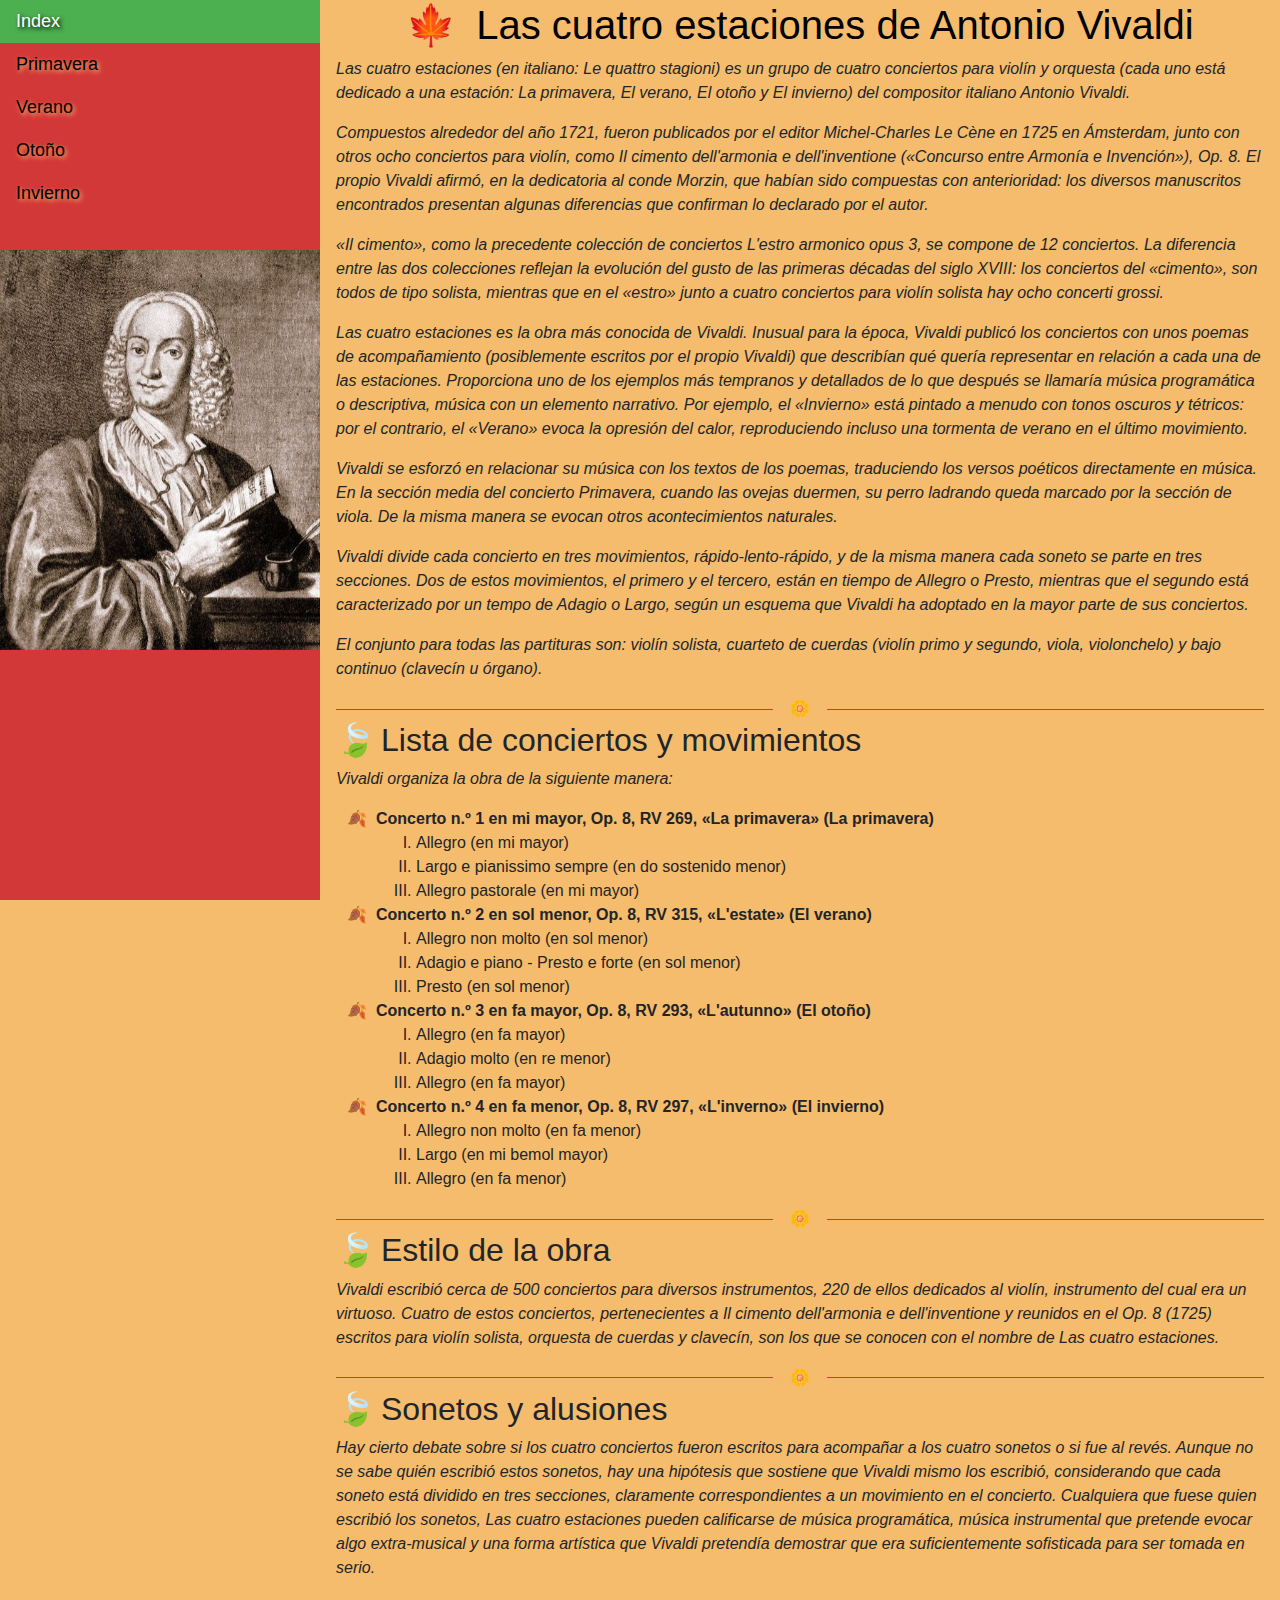
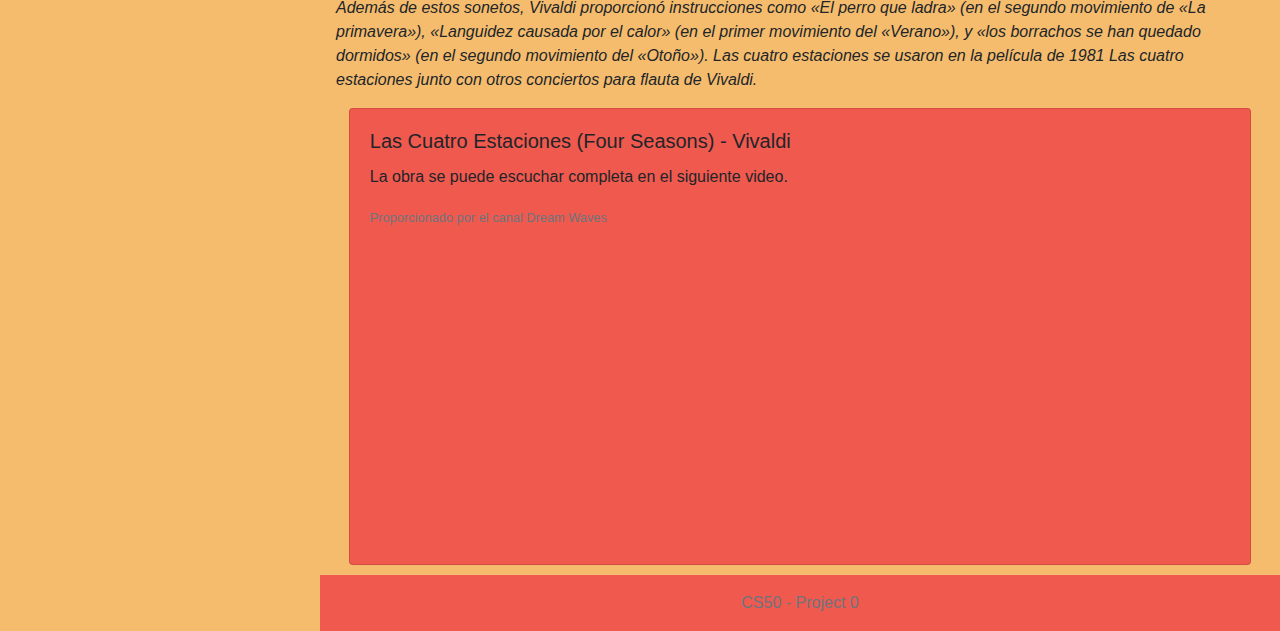
<file: index.html>
<!DOCTYPE html>
<html>

<head>
	<meta name="viewport" content="width=device-width, initial-scale=1.0">
	<title>Project 0 - Index</title>
	<link rel="stylesheet" href="https://maxcdn.bootstrapcdn.com/bootstrap/4.0.0/css/bootstrap.min.css"
		integrity="sha384-Gn5384xqQ1aoWXA+058RXPxPg6fy4IWvTNh0E263XmFcJlSAwiGgFAW/dAiS6JXm" crossorigin="anonymous">
	<link rel="stylesheet" href="project0.css">
</head>

<body class="mainform">
	<nav>
		<!-- menu -->
		<ul class="menuVertical">
			<li><a class="active" href="#">Index</a></li>
			<li><a href="page1.html">Primavera</a></li>
			<li><a href="page2.html">Verano</a></li>
			<li><a href="page3.html">Otoño</a></li>
			<li><a href="page4.html">Invierno</a></li>
		</ul>
		<img id="imageMenu" src="./static/img/Antonio_Vivaldi.jpg">		
	</nav>

	<div id="sectionInicio" class="content">
		<h1>Las cuatro estaciones de Antonio Vivaldi</h1>

		<div class="body_txt">
			<p>Las cuatro estaciones (en italiano: Le quattro stagioni) es un grupo de cuatro conciertos para violín y
				orquesta (cada uno está dedicado a una estación: La primavera, El verano, El otoño y El invierno) del
				compositor italiano Antonio Vivaldi.</p>
			<p>Compuestos alrededor del año 1721, fueron publicados por el editor Michel-Charles Le Cène en 1725 en
				Ámsterdam, junto con otros ocho conciertos para violín, como Il cimento dell'armonia e dell'inventione
				(«Concurso entre Armonía e Invención»), Op. 8. El propio Vivaldi afirmó, en la dedicatoria al conde
				Morzin, que habían sido compuestas con anterioridad: los diversos manuscritos encontrados presentan
				algunas diferencias que confirman lo declarado por el autor.</p>
			<p>«Il cimento», como la precedente colección de conciertos L'estro armonico opus 3, se compone de 12
				conciertos. La diferencia entre las dos colecciones reflejan la evolución del gusto de las primeras
				décadas del siglo XVIII: los conciertos del «cimento», son todos de tipo solista, mientras que en el
				«estro» junto a cuatro conciertos para violín solista hay ocho concerti grossi.</p>
			<p>Las cuatro estaciones es la obra más conocida de Vivaldi. Inusual para la época, Vivaldi publicó los
				conciertos con unos poemas de acompañamiento (posiblemente escritos por el propio Vivaldi) que
				describían qué quería representar en relación a cada una de las estaciones. Proporciona uno de los
				ejemplos más tempranos y detallados de lo que después se llamaría música programática o descriptiva,
				música con un elemento narrativo. Por ejemplo, el «Invierno» está pintado a menudo con tonos oscuros y
				tétricos: por el contrario, el «Verano» evoca la opresión del calor, reproduciendo incluso una tormenta
				de verano en el último movimiento.</p>
			<p>Vivaldi se esforzó en relacionar su música con los textos de los poemas, traduciendo los versos poéticos
				directamente en música. En la sección media del concierto Primavera, cuando las ovejas duermen, su perro
				ladrando queda marcado por la sección de viola. De la misma manera se evocan otros acontecimientos
				naturales.</p>
			<p>Vivaldi divide cada concierto en tres movimientos, rápido-lento-rápido, y de la misma manera cada soneto
				se parte en tres secciones. Dos de estos movimientos, el primero y el tercero, están en tiempo de
				Allegro o Presto, mientras que el segundo está caracterizado por un tempo de Adagio o Largo, según un
				esquema que Vivaldi ha adoptado en la mayor parte de sus conciertos.</p>
			<p>El conjunto para todas las partituras son: violín solista, cuarteto de cuerdas (violín primo y segundo,
				viola, violonchelo) y bajo continuo (clavecín u órgano).</p>
		</div>
		<div class="separator">&nbsp;&nbsp;&nbsp;&#x1F33C&nbsp;&nbsp;&nbsp;</div>
		<h2>Lista de conciertos y movimientos</h2>
		<div class="body_txt">
			<p>Vivaldi organiza la obra de la siguiente manera:
				<ul>
					<li>Concerto n.º 1 en mi mayor, Op. 8, RV 269, «La primavera» (La primavera)</li>
					<ol type="I">
						<li>Allegro (en mi mayor)</li>
						<li>Largo e pianissimo sempre (en do sostenido menor)</li>
						<li>Allegro pastorale (en mi mayor)</li>
					</ol>
					<li>Concerto n.º 2 en sol menor, Op. 8, RV 315, «L'estate» (El verano)</li>
					<ol type="I">
						<li>Allegro non molto (en sol menor)</li>
						<li>Adagio e piano - Presto e forte (en sol menor)</li>
						<li>Presto (en sol menor)</li>
					</ol>
					<li>Concerto n.º 3 en fa mayor, Op. 8, RV 293, «L'autunno» (El otoño)</li>
					<ol type="I">
						<li>Allegro (en fa mayor)</li>
						<li>Adagio molto (en re menor)</li>
						<li>Allegro (en fa mayor)</li>
					</ol>
					<li>Concerto n.º 4 en fa menor, Op. 8, RV 297, «L'inverno» (El invierno)</li>
					<ol type="I">
						<li>Allegro non molto (en fa menor)</li>
						<li>Largo (en mi bemol mayor)</li>
						<li>Allegro (en fa menor)</li>
					</ol>
				</ul>
		</div>
		<div class="separator">&nbsp;&nbsp;&nbsp;&#x1F33C&nbsp;&nbsp;&nbsp;</div>
		<h2>Estilo de la obra</h2>
		<div class="body_txt">
			<p>Vivaldi escribió cerca de 500 conciertos para diversos instrumentos, 220 de ellos dedicados al violín,
				instrumento del cual era un virtuoso. Cuatro de estos conciertos, pertenecientes a Il cimento
				dell'armonia e dell'inventione y reunidos en el Op. 8 (1725) escritos para violín solista, orquesta de
				cuerdas y clavecín, son los que se conocen con el nombre de Las cuatro estaciones.</p>
		</div>
		<div class="separator">&nbsp;&nbsp;&nbsp;&#x1F33C&nbsp;&nbsp;&nbsp;</div>
		<h2>Sonetos y alusiones</h2>
		<div class="body_txt">
			<p>
				Hay cierto debate sobre si los cuatro conciertos fueron escritos para acompañar a los cuatro sonetos o
				si fue al revés.​ Aunque no se sabe quién escribió estos sonetos, hay una hipótesis que sostiene que
				Vivaldi mismo los escribió, considerando que cada soneto está dividido en tres secciones, claramente
				correspondientes a un movimiento en el concierto. Cualquiera que fuese quien escribió los sonetos, Las
				cuatro estaciones pueden calificarse de música programática, música instrumental que pretende evocar
				algo extra-musical y una forma artística que Vivaldi pretendía demostrar que era suficientemente
				sofisticada para ser tomada en serio.</p>
			<p>Además de estos sonetos, Vivaldi proporcionó instrucciones como «El perro que ladra» (en el segundo
				movimiento de «La primavera»), «Languidez causada por el calor» (en el primer movimiento del «Verano»),
				y «los borrachos se han quedado dormidos» (en el segundo movimiento del «Otoño»). Las cuatro estaciones
				se usaron en la película de 1981 Las cuatro estaciones junto con otros conciertos para flauta de
				Vivaldi.</p>
		</div>
		<div class="card cardVideo">
			<div class="card-body">
				<h5 class="card-title">Las Cuatro Estaciones (Four Seasons) - Vivaldi</h5>
				<p class="card-text">La obra se puede escuchar completa en el siguiente video.</p>
				<p class="card-text"><small class="text-muted">Proporcionado por el canal Dream Waves</small></p>
			</div>
			<iframe class="card-img-top" width="560" height="315" src="https://www.youtube.com/embed/7DBIR30ks64"
				frameborder="0" allow="accelerometer; autoplay; encrypted-media; gyroscope; picture-in-picture"
				allowfullscreen></iframe>
		</div>
		<!-- <div class="flotante">
			<iframe width="560" height="315" src="https://www.youtube.com/embed/7DBIR30ks64" frameborder="0"
				allow="accelerometer; autoplay; encrypted-media; gyroscope; picture-in-picture"
				allowfullscreen></iframe>
		</div> -->
		<a class="linkVolver" href="#sectionInicio">Volver al inicio</a>
	</div>
	<footer class="footer mt-auto py-3">
		<div class="container">
			<span class="text-muted">CS50 - Project 0</span>
		</div>
	</footer>
</body>

</html>
</file>
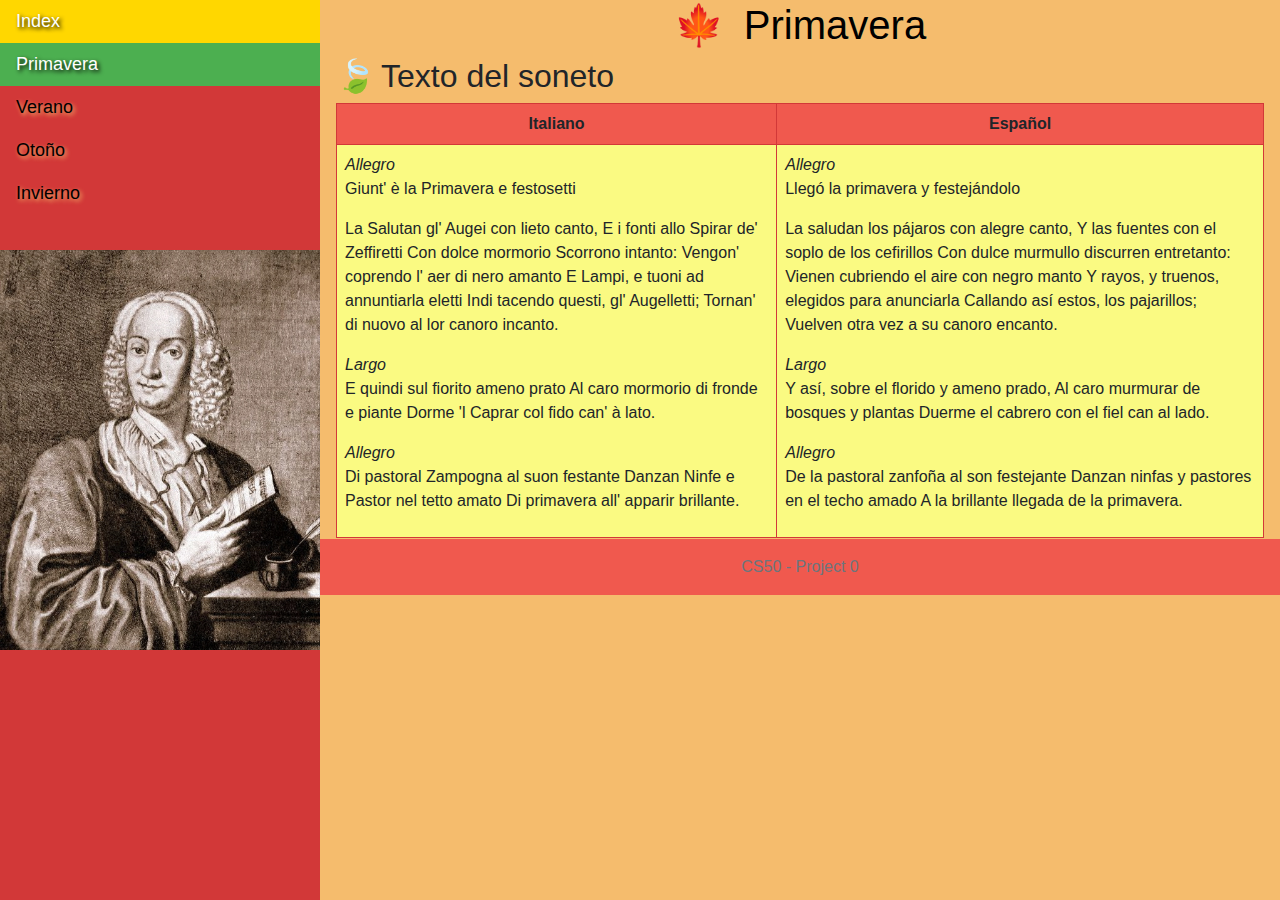
<file: page1.html>
<!DOCTYPE html>
<html>

<head>
	<meta name="viewport" content="width=device-width, initial-scale=1.0">
	<title>Project 0 - Primavera</title>
	<link rel="stylesheet" href="https://maxcdn.bootstrapcdn.com/bootstrap/4.0.0/css/bootstrap.min.css"
		integrity="sha384-Gn5384xqQ1aoWXA+058RXPxPg6fy4IWvTNh0E263XmFcJlSAwiGgFAW/dAiS6JXm" crossorigin="anonymous">
	<link rel="stylesheet" href="project0.css">
</head>

<body class="mainform">
	<nav>
		<!-- menu -->
		<ul class="menuVertical">
			<li><a href="index.html">Index</a></li>
			<li><a class="active" href="#">Primavera</a></li>
			<li><a href="page2.html">Verano</a></li>
			<li><a href="page3.html">Otoño</a></li>
			<li><a href="page4.html">Invierno</a></li>
		</ul>
		<img id="imageMenu" src="./static/img/Antonio_Vivaldi.jpg">
	</nav>
	<div id="sectionInicio" class="content">
		<h1>Primavera</h1>
		<h2>Texto del soneto</h2>

		<table>
			<tr>
				<th>Italiano</th>
				<th>Español</th>
			</tr>
			<tr>
				<td>
					<p><span class="spanIt">Allegro</span></br>
						Giunt' è la Primavera e festosetti</p>
					<p>La Salutan gl' Augei con lieto canto,
						E i fonti allo Spirar de' Zeffiretti
						Con dolce mormorio Scorrono intanto:
						Vengon' coprendo l' aer di nero amanto
						E Lampi, e tuoni ad annuntiarla eletti
						Indi tacendo questi, gl' Augelletti;
						Tornan' di nuovo al lor canoro incanto.</p>
						<!-- <div class="separator">&nbsp;&nbsp;&nbsp;&#x1F33C&nbsp;&nbsp;&nbsp;</div> -->
					<p><span class="spanIt">Largo</span></br>
						E quindi sul fiorito ameno prato
						Al caro mormorio di fronde e piante
						Dorme 'l Caprar col fido can' à lato.</p>
						<!-- <div class="separator">&nbsp;&nbsp;&nbsp;&#x1F33C&nbsp;&nbsp;&nbsp;</div> -->
					<p><span class="spanIt">Allegro</span></br>
						Di pastoral Zampogna al suon festante
						Danzan Ninfe e Pastor nel tetto amato
						Di primavera all' apparir brillante.</p>
				</td>
				<td>
					<p><span class="spanIt">Allegro</span></br>
						Llegó la primavera y festejándolo</p>
					<p>La saludan los pájaros con alegre canto,
						Y las fuentes con el soplo de los cefirillos
						Con dulce murmullo discurren entretanto:
						Vienen cubriendo el aire con negro manto
						Y rayos, y truenos, elegidos para anunciarla
						Callando así estos, los pajarillos;
						Vuelven otra vez a su canoro encanto.</p>
					<p><span class="spanIt">Largo</span></br>
						Y así, sobre el florido y ameno prado,
						Al caro murmurar de bosques y plantas
						Duerme el cabrero con el fiel can al lado.</p>
					<p><span class="spanIt">Allegro</span></br>
						De la pastoral zanfoña al son festejante
						Danzan ninfas y pastores en el techo amado
						A la brillante llegada de la primavera.</p>
				</td>
			</tr>
		</table>
		<!--
		<div class="container">
			<div class="row">
				<div class="col-lg-6 col-sm-12">
					<div class="divTH">Italiano</div>
					<div class="divTD">
						<p>Giunt' è la Primavera e festosetti</p>
						<p>La Salutan gl' Augei con lieto canto,
							E i fonti allo Spirar de' Zeffiretti
							Con dolce mormorio Scorrono intanto:
							Vengon' coprendo l' aer di nero amanto
							E Lampi, e tuoni ad annuntiarla eletti
							Indi tacendo questi, gl' Augelletti;
							Tornan' di nuovo al lor canoro incanto.</p>
						<p><span class="spanIt">Largo</span></br>
							E quindi sul fiorito ameno prato
							Al caro mormorio di fronde e piante
							Dorme 'l Caprar col fido can' à lato.</p>
						<p><span class="spanIt">Allegro</span></br>
							Di pastoral Zampogna al suon festante
							Danzan Ninfe e Pastor nel tetto amato
							Di primavera all' apparir brillante.</p>
					</div>
				</div>
				<div class="col-lg-6 col-sm-12">
					<div class="divTH">Español</div>
					<div class="divTD">
						<p>Llegó la primavera y festejándolo</p>
						<p>La saludan los pájaros con alegre canto,
							Y las fuentes con el soplo de los cefirillos
							Con dulce murmullo discurren entretanto:
							Vienen cubriendo el aire con negro manto
							Y rayos, y truenos, elegidos para anunciarla
							Callando así estos, los pajarillos;
							Vuelven otra vez a su canoro encanto.</p>							
						<p><span class="spanIt">Largo</span></br>
							Y así, sobre el florido y ameno prado,
							Al caro murmurar de bosques y plantas
							Duerme el cabrero con el fiel can al lado.</p>
						<p><span class="spanIt">Allegro</span></br>
							De la pastoral zanfoña al son festejante
							Danzan ninfas y pastores en el techo amado
							A la brillante llegada de la primavera.</p>
					</div>
				</div>				
			</div>
		</div>
		-->
		<a class="linkVolver" href="#sectionInicio">Volver al inicio</a>
	</div>
	<footer class="footer mt-auto py-3">
		<div class="container">
			<span class="text-muted">CS50 - Project 0</span>
		</div>
	</footer>
</body>

</html>
</file>
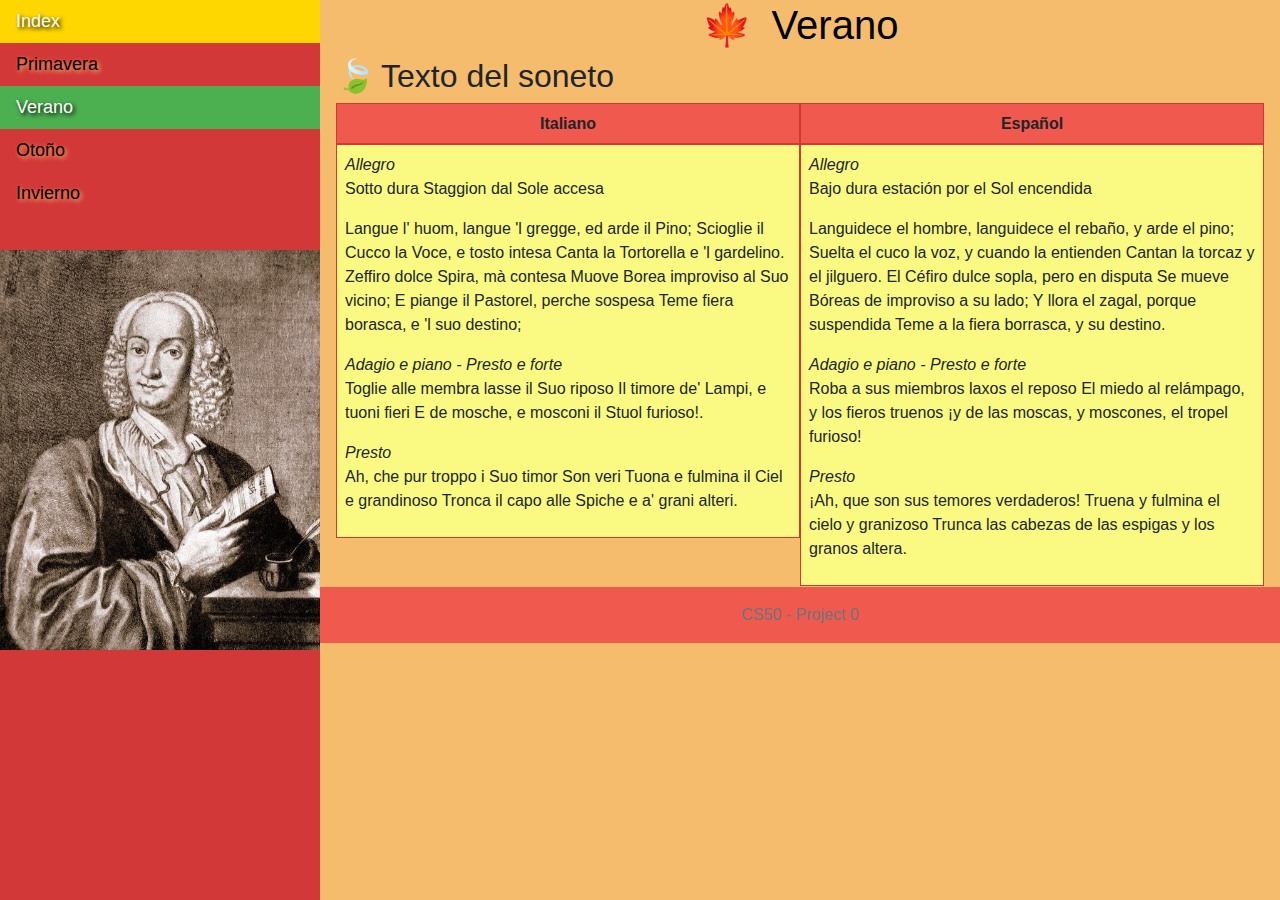
<file: page2.html>
<!DOCTYPE html>
<html>

<head>
	<meta name="viewport" content="width=device-width, initial-scale=1.0">
	<title>Project 0 - Verano</title>
	<link rel="stylesheet" href="https://maxcdn.bootstrapcdn.com/bootstrap/4.0.0/css/bootstrap.min.css"
		integrity="sha384-Gn5384xqQ1aoWXA+058RXPxPg6fy4IWvTNh0E263XmFcJlSAwiGgFAW/dAiS6JXm" crossorigin="anonymous">
	<link rel="stylesheet" href="project0.css">
</head>

<body class="mainform">
	<nav>
		<!-- menu -->
		<ul class="menuVertical">
			<li><a href="index.html">Index</a></li>
			<li><a href="page1.html">Primavera</a></li>
			<li><a class="active" href="#">Verano</a></li>
			<li><a href="page3.html">Otoño</a></li>
			<li><a href="page4.html">Invierno</a></li>
		</ul>
		<img id="imageMenu" src="./static/img/Antonio_Vivaldi.jpg">
	</nav>
	<div id="sectionInicio" class="content">
		<h1>Verano</h1>
		<h2>Texto del soneto</h2>
		<div class="container">
			<div class="row">
				<div class="col-lg-6 col-sm-12">
					<div class="divTH">Italiano</div>
					<div class="divTD">
						<p><span class="spanIt">Allegro </span></br>
							Sotto dura Staggion dal Sole accesa</p>
						<p>Langue l' huom, langue 'l gregge, ed arde il Pino;
							Scioglie il Cucco la Voce, e tosto intesa
							Canta la Tortorella e 'l gardelino.
							Zeffiro dolce Spira, mà contesa
							Muove Borea improviso al Suo vicino;
							E piange il Pastorel, perche sospesa
							Teme fiera borasca, e 'l suo destino;</p>
						<p><span class="spanIt">Adagio e piano - Presto e forte</span></br>
							Toglie alle membra lasse il Suo riposo
							Il timore de' Lampi, e tuoni fieri
							E de mosche, e mosconi il Stuol furioso!.</p>
						<p><span class="spanIt">Presto</span></br>
							Ah, che pur troppo i Suo timor Son veri
							Tuona e fulmina il Ciel e grandinoso
							Tronca il capo alle Spiche e a' grani alteri.</p>
					</div>
				</div>
				<div class="col-lg-6 col-sm-12">
					<div class="divTH">Español</div>
					<div class="divTD">
						<p><span class="spanIt">Allegro </span></br>
							Bajo dura estación por el Sol encendida</p>
						<p>Languidece el hombre, languidece el rebaño, y arde el pino;
							Suelta el cuco la voz, y cuando la entienden
							Cantan la torcaz y el jilguero.
							El Céfiro dulce sopla, pero en disputa
							Se mueve Bóreas de improviso a su lado;
							Y llora el zagal, porque suspendida
							Teme a la fiera borrasca, y su destino.</p>
						<p><span class="spanIt">Adagio e piano - Presto e forte</span></br>
							Roba a sus miembros laxos el reposo
							El miedo al relámpago, y los fieros truenos
							¡y de las moscas, y moscones, el tropel furioso!</p>
						<p><span class="spanIt">Presto</span></br>
							¡Ah, que son sus temores verdaderos!
							Truena y fulmina el cielo y granizoso
							Trunca las cabezas de las espigas y los granos altera.</p>
					</div>
				</div>
			</div>
		</div>
		<a class="linkVolver" href="#sectionInicio">Volver al inicio</a>
	</div>
	<footer class="footer mt-auto py-3">
		<div class="container">
			<span class="text-muted">CS50 - Project 0</span>
		</div>
	</footer>
</body>

</html>
</file>
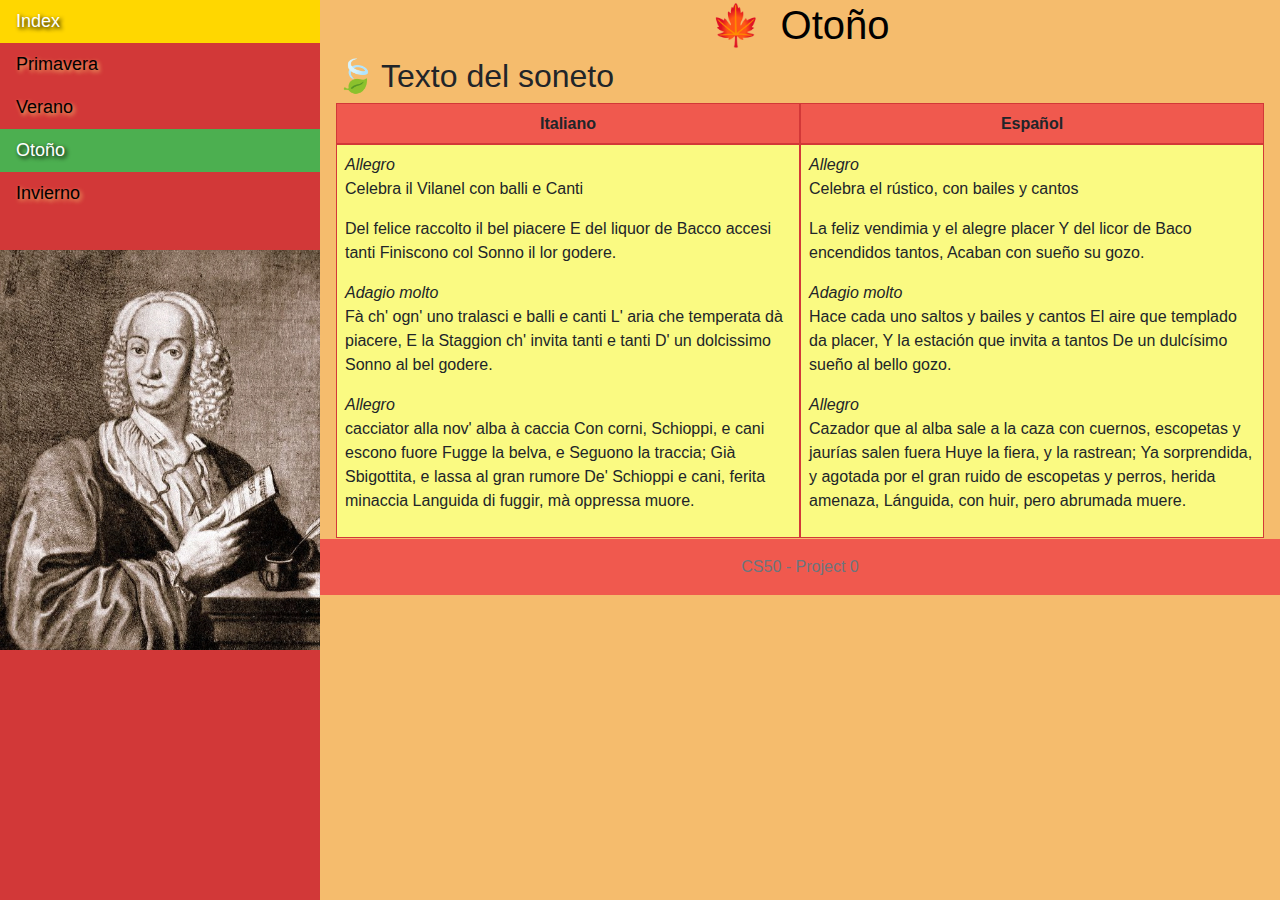
<file: page3.html>
<!DOCTYPE html>
<html>

<head>
	<meta name="viewport" content="width=device-width, initial-scale=1.0">
	<title>Project 0 - Otoño</title>
	<link rel="stylesheet" href="https://maxcdn.bootstrapcdn.com/bootstrap/4.0.0/css/bootstrap.min.css"
		integrity="sha384-Gn5384xqQ1aoWXA+058RXPxPg6fy4IWvTNh0E263XmFcJlSAwiGgFAW/dAiS6JXm" crossorigin="anonymous">
	<link rel="stylesheet" href="project0.css">
</head>

<body class="mainform">
	<nav>
		<!-- menu -->
		<ul class="menuVertical">
			<li><a href="index.html">Index</a></li>
			<li><a href="page1.html">Primavera</a></li>
			<li><a href="page2.html">Verano</a></li>
			<li><a class="active" href="#">Otoño</a></li>
			<li><a href="page4.html">Invierno</a></li>
		</ul>
		<img id="imageMenu" src="./static/img/Antonio_Vivaldi.jpg">
	</nav>
	<div id="sectionInicio" class="content">
		<h1>Otoño</h1>
		<h2>Texto del soneto</h2>
		<div class="container">
			<div class="row">
				<div class="col-lg-6 col-sm-12">
					<div class="divTH">Italiano</div>
					<div class="divTD">
						<p><span class="spanIt">Allegro </span></br>
							Celebra il Vilanel con balli e Canti</p>
						<p>Del felice raccolto il bel piacere
							E del liquor de Bacco accesi tanti
							Finiscono col Sonno il lor godere.</p>
						<p><span class="spanIt">Adagio molto</span></br>
							Fà ch' ogn' uno tralasci e balli e canti
							L' aria che temperata dà piacere,
							E la Staggion ch' invita tanti e tanti
							D' un dolcissimo Sonno al bel godere.</p>
						<p><span class="spanIt">Allegro</span></br>
							cacciator alla nov' alba à caccia
							Con corni, Schioppi, e cani escono fuore
							Fugge la belva, e Seguono la traccia;
							Già Sbigottita, e lassa al gran rumore
							De' Schioppi e cani, ferita minaccia
							Languida di fuggir, mà oppressa muore.</p>
					</div>
				</div>
				<div class="col-lg-6 col-sm-12">
					<div class="divTH">Español</div>
					<div class="divTD">
						<p><span class="spanIt">Allegro </span></br>
							Celebra el rústico, con bailes y cantos</p>
						<p>La feliz vendimia y el alegre placer
							Y del licor de Baco encendidos tantos,
							Acaban con sueño su gozo.</p>
						<p><span class="spanIt">Adagio molto</span></br>
							Hace cada uno saltos y bailes y cantos
							El aire que templado da placer,
							Y la estación que invita a tantos
							De un dulcísimo sueño al bello gozo.</p>
						<p><span class="spanIt">Allegro</span></br>
							Cazador que al alba sale a la caza
							con cuernos, escopetas y jaurías salen fuera
							Huye la fiera, y la rastrean;
							Ya sorprendida, y agotada por el gran ruido
							de escopetas y perros, herida amenaza,
							Lánguida, con huir, pero abrumada muere.</p>
					</div>
				</div>
			</div>
		</div>
		<a class="linkVolver" href="#sectionInicio">Volver al inicio</a>
	</div>
	<footer class="footer mt-auto py-3">
		<div class="container">
			<span class="text-muted">CS50 - Project 0</span>
		</div>
	</footer>
</body>

</html>
</file>
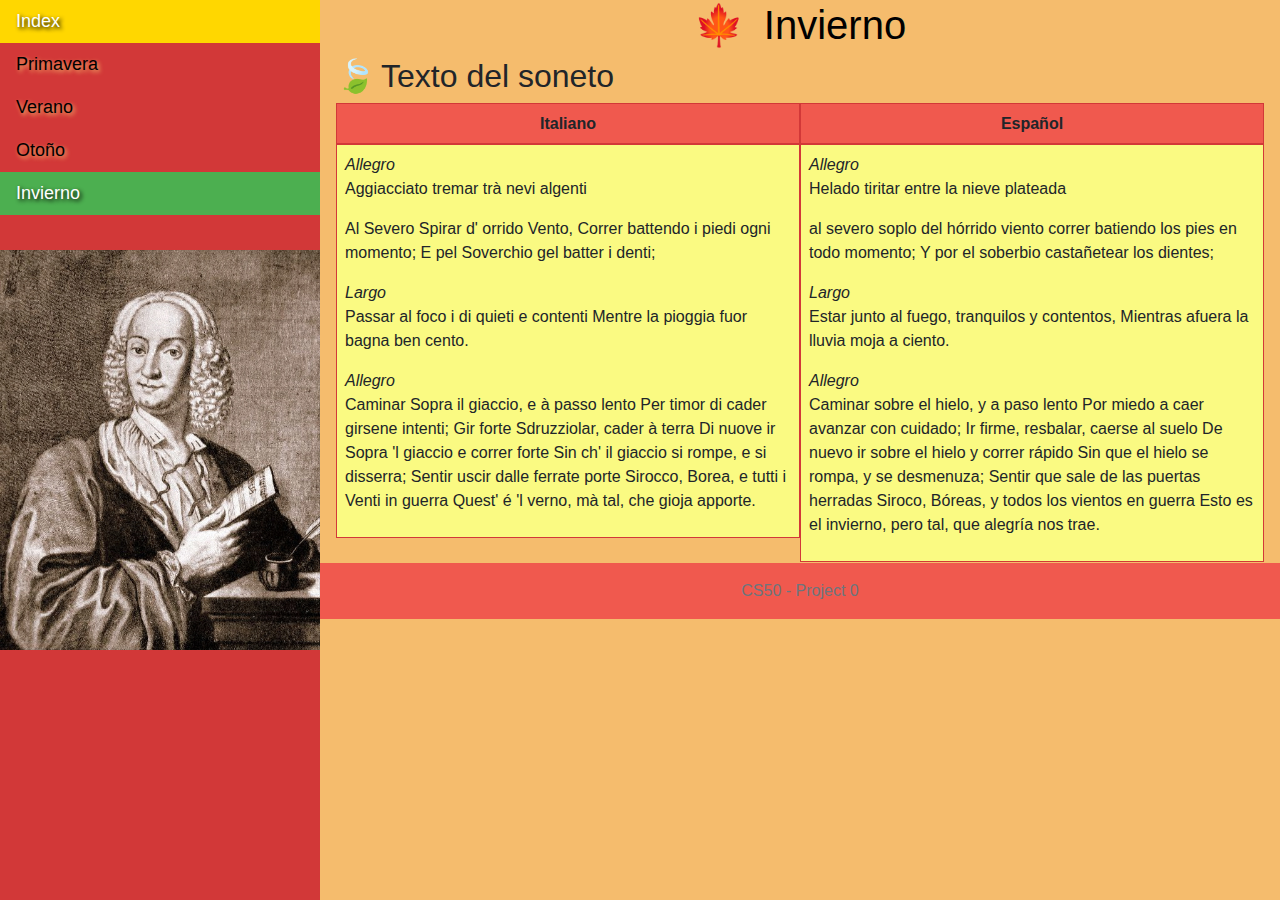
<file: page4.html>
<!DOCTYPE html>
<html>

<head>
	<meta name="viewport" content="width=device-width, initial-scale=1.0">
	<title>Project 0 - Invierno</title>
	<link rel="stylesheet" href="https://maxcdn.bootstrapcdn.com/bootstrap/4.0.0/css/bootstrap.min.css"
		integrity="sha384-Gn5384xqQ1aoWXA+058RXPxPg6fy4IWvTNh0E263XmFcJlSAwiGgFAW/dAiS6JXm" crossorigin="anonymous">
	<link rel="stylesheet" href="project0.css">
</head>

<body class="mainform">
	<nav>
		<!-- menu -->
		<ul class="menuVertical">
			<li><a href="index.html">Index</a></li>
			<li><a href="page1.html">Primavera</a></li>
			<li><a href="page2.html">Verano</a></li>
			<li><a href="page3.html">Otoño</a></li>
			<li><a class="active" href="#">Invierno</a></li>
		</ul>
		<img id="imageMenu" src="./static/img/Antonio_Vivaldi.jpg">
	</nav>
	<div id="sectionInicio" class="content">
		<h1>Invierno</h1>
		<h2>Texto del soneto</h2>
		<div class="container">
			<div class="row">
				<div class="col-lg-6 col-sm-12">
					<div class="divTH">Italiano</div>
					<div class="divTD">
						<p><span class="spanIt">Allegro </span></br>
							Aggiacciato tremar trà nevi algenti</p>
						<p>Al Severo Spirar d' orrido Vento,
							Correr battendo i piedi ogni momento;
							E pel Soverchio gel batter i denti;</p>
						<p><span class="spanIt">Largo</span></br>
							Passar al foco i di quieti e contenti
							Mentre la pioggia fuor bagna ben cento.</p>
						<p><span class="spanIt">Allegro</span></br>
							Caminar Sopra il giaccio, e à passo lento
							Per timor di cader girsene intenti;
							Gir forte Sdruzziolar, cader à terra
							Di nuove ir Sopra 'l giaccio e correr forte
							Sin ch' il giaccio si rompe, e si disserra;
							Sentir uscir dalle ferrate porte
							Sirocco, Borea, e tutti i Venti in guerra
							Quest' é 'l verno, mà tal, che gioja apporte.</p>
					</div>
				</div>
				<div class="col-lg-6 col-sm-12">
					<div class="divTH">Español</div>
					<div class="divTD">
						<p><span class="spanIt">Allegro </span></br>
							Helado tiritar entre la nieve plateada</p>
						<p>al severo soplo del hórrido viento
							correr batiendo los pies en todo momento;
							Y por el soberbio castañetear los dientes;</p>
						<p><span class="spanIt">Largo</span></br>
							Estar junto al fuego, tranquilos y contentos,
							Mientras afuera la lluvia moja a ciento.</p>
						<p><span class="spanIt">Allegro</span></br>
							Caminar sobre el hielo, y a paso lento
							Por miedo a caer avanzar con cuidado;
							Ir firme, resbalar, caerse al suelo
							De nuevo ir sobre el hielo y correr rápido
							Sin que el hielo se rompa, y se desmenuza;
							Sentir que sale de las puertas herradas
							Siroco, Bóreas, y todos los vientos en guerra
							Esto es el invierno, pero tal, que alegría nos trae.</p>
					</div>
				</div>
			</div>
		</div>
		<a class="linkVolver" href="#sectionInicio">Volver al inicio</a>
	</div>
	<footer class="footer mt-auto py-3">
		<div class="container">
			<span class="text-muted">CS50 - Project 0</span>
		</div>
	</footer>
</body>

</html>
</file>
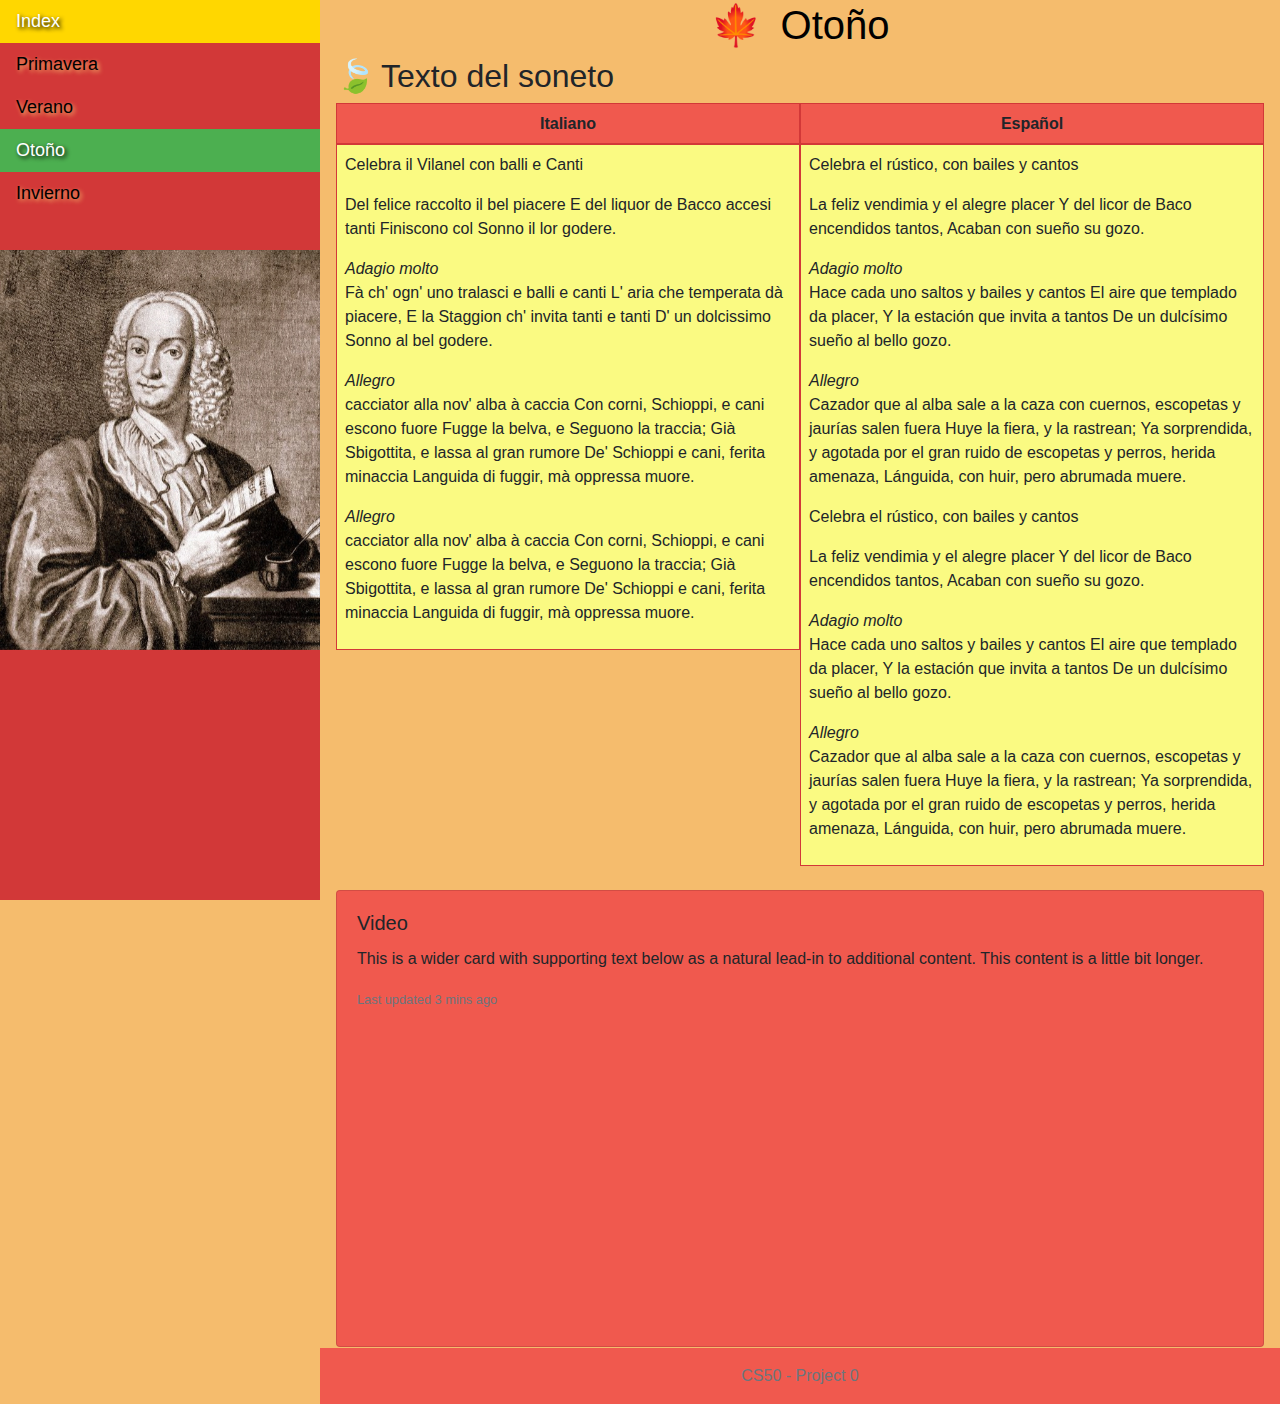
<file: page5.html>
<!DOCTYPE html>
<html>

<head>
	<meta name="viewport" content="width=device-width, initial-scale=1.0">
	<title>Project 0 - Otoño</title>
	<link rel="stylesheet" href="https://maxcdn.bootstrapcdn.com/bootstrap/4.0.0/css/bootstrap.min.css"
		integrity="sha384-Gn5384xqQ1aoWXA+058RXPxPg6fy4IWvTNh0E263XmFcJlSAwiGgFAW/dAiS6JXm" crossorigin="anonymous">
	<link rel="stylesheet" href="project0.css">
</head>

<body class="mainform">
	<nav>
		<!-- menu -->
		<ul class="menuVertical">
			<li><a href="index.html">Index</a></li>
			<li><a href="page1.html">Primavera</a></li>
			<li><a href="page2.html">Verano</a></li>
			<li><a class="active" href="#">Otoño</a></li>
			<li><a href="page4.html">Invierno</a></li>
		</ul>
		<img id="imageMenu" src="./static/img/Antonio_Vivaldi.jpg">		
	</nav>
	<div id="sectionInicio" class="content">
		<h1>Otoño</h1>
		<h2>Texto del soneto</h2>
		<div class="container">
			<div class="row">
				<div class="col-lg-6 col-sm-12">
					<div class="divTH">Italiano</div>
					<div class="divTD">
						<p>Celebra il Vilanel con balli e Canti</p>
						<p>Del felice raccolto il bel piacere
							E del liquor de Bacco accesi tanti
							Finiscono col Sonno il lor godere.</p>
						<p><span class="spanIt">Adagio molto</span></br>
							Fà ch' ogn' uno tralasci e balli e canti
							L' aria che temperata dà piacere,
							E la Staggion ch' invita tanti e tanti
							D' un dolcissimo Sonno al bel godere.</p>
						<p><span class="spanIt">Allegro</span></br>
							cacciator alla nov' alba à caccia
							Con corni, Schioppi, e cani escono fuore
							Fugge la belva, e Seguono la traccia;
							Già Sbigottita, e lassa al gran rumore
							De' Schioppi e cani, ferita minaccia
							Languida di fuggir, mà oppressa muore.</p>
						
						<p><span class="spanIt">Allegro</span></br>
							cacciator alla nov' alba à caccia
							Con corni, Schioppi, e cani escono fuore
							Fugge la belva, e Seguono la traccia;
							Già Sbigottita, e lassa al gran rumore
							De' Schioppi e cani, ferita minaccia
							Languida di fuggir, mà oppressa muore.</p>
					</div>
				</div>
				<div class="col-lg-6 col-sm-12">
					<div class="divTH">Español</div>
					<div class="divTD">
						<p>Celebra el rústico, con bailes y cantos</p>
						<p>La feliz vendimia y el alegre placer
							Y del licor de Baco encendidos tantos,
							Acaban con sueño su gozo.</p>
						<p><span class="spanIt">Adagio molto</span></br>
							Hace cada uno saltos y bailes y cantos
							El aire que templado da placer,
							Y la estación que invita a tantos
							De un dulcísimo sueño al bello gozo.</p>
						<p><span class="spanIt">Allegro</span></br>
							Cazador que al alba sale a la caza
							con cuernos, escopetas y jaurías salen fuera
							Huye la fiera, y la rastrean;
							Ya sorprendida, y agotada por el gran ruido
							de escopetas y perros, herida amenaza,
							Lánguida, con huir, pero abrumada muere.</p>
						<p>Celebra el rústico, con bailes y cantos</p>
						<p>La feliz vendimia y el alegre placer
							Y del licor de Baco encendidos tantos,
							Acaban con sueño su gozo.</p>
						<p><span class="spanIt">Adagio molto</span></br>
							Hace cada uno saltos y bailes y cantos
							El aire que templado da placer,
							Y la estación que invita a tantos
							De un dulcísimo sueño al bello gozo.</p>
						<p><span class="spanIt">Allegro</span></br>
							Cazador que al alba sale a la caza
							con cuernos, escopetas y jaurías salen fuera
							Huye la fiera, y la rastrean;
							Ya sorprendida, y agotada por el gran ruido
							de escopetas y perros, herida amenaza,
							Lánguida, con huir, pero abrumada muere.</p>
					</div>
				</div>
			</div>
		</div>
		</br>
		<div class="card" style="background-color:#f0594e;">
		  <div class="card-body">
			<h5 class="card-title">Video</h5>
			<p class="card-text">This is a wider card with supporting text below as a natural lead-in to additional content. This content is a little bit longer.</p>
			<p class="card-text"><small class="text-muted">Last updated 3 mins ago</small></p>
		  </div>
		  <iframe class="card-img-top" width="560" height="315" src="https://www.youtube.com/embed/7DBIR30ks64" frameborder="0"
				allow="accelerometer; autoplay; encrypted-media; gyroscope; picture-in-picture"
				allowfullscreen></iframe>
		</div>
		<a class="linkVolver" href="#sectionInicio">Volver al inicio</a>
	</div>
	<footer class="footer mt-auto py-3">
		<div class="container">
			<span class="text-muted">CS50 - Project 0</span>
		</div>
	</footer>
</body>

</html>
</file>
<file: project0.css>
@charset "UTF-8";
nav {
  display: grid;
}

#imageMenu {
  width: 25%;
  height: auto;
  z-index: 99;
  position: fixed;
  overflow: auto;
  margin-top: 250px;
}

h1 {
  text-align: center;
  color: Black;
}

h1::before {
  content: "🍁";
  padding-right: 20px;
  color: #d23838;
}

h2::before {
  content: "🍃";
  padding-right: 5px;
  color: #d23838;
}

.mainform {
  background-color: #f5bc6d;
  margin: 0px;
}

.body_txt {
  font-style: italic;
  font-size: 16px;
}
.body_txt ul {
  font-weight: bold;
  font-style: normal;
  list-style-type: "🍂  ";
}
.body_txt ul ol {
  font-weight: normal;
}
.body_txt ol {
  font-weight: bold;
  font-style: normal;
}
.body_txt ol ul {
  font-weight: normal;
}

.content {
  margin-left: 25%;
  padding: 1px 16px;
  height: 100%;
}

ul.menuVertical {
  list-style-type: none;
  margin: 0;
  padding: 0;
  width: 25%;
  background-color: #d23838;
  position: fixed;
  height: 100%;
  overflow: auto;
  text-shadow: 2px 2px 4px #f5bc6d;
}
@media (min-width: 411px) {
  ul.menuVertical {
    font-size: large;
  }
}
@media (max-width: 410px) {
  ul.menuVertical {
    font-size: smaller;
  }
}

li a {
  display: block;
  color: #000;
  padding: 8px 16px;
  text-decoration: none;
}

a.active {
  background-color: #4CAF50;
  color: white;
  text-shadow: 2px 2px 4px black;
  text-decoration: none;
}

li a:hover:not(.active) {
  background-color: #FFD700;
  color: white;
  text-shadow: 2px 2px 4px black;
  text-decoration: none;
}

table {
  font-family: Verdana, Geneva, Tahoma, sans-serif;
  border-collapse: collapse;
  width: 100%;
}

td, th {
  border: 1px solid #d23838;
  padding: 8px;
}

th {
  text-align: center;
  background-color: #f0594e;
}

td {
  text-align: left;
}

tr:nth-child(even) {
  background-color: #fafa82;
}

.row {
  font-family: Verdana, Geneva, Tahoma, sans-serif;
}

.col-lg-6, col-sm-12 {
  padding-right: 0px !important;
  padding-left: 0px !important;
}

.divTD, .divTH {
  border: 1px solid #d23838;
  padding: 8px;
}

.divTH {
  background-color: #f0594e;
  text-align: center;
  font-weight: bold;
  height: 41px;
}

.divTD {
  background-color: #fafa82;
  text-align: left;
  font-weight: normal;
}

.spanIt {
  font-style: italic;
}

.linkVolver {
  margin-top: 50px;
  display: block;
}

.linkVolver::after {
  content: "⤴";
  padding-left: 5px;
}

@media (min-width: 992px) {
  .linkVolver {
    display: none;
  }
}
@media (max-width: 991) {
  .linkVolver {
    display: block;
  }
}
.cardVideo {
  background-color: #f0594e;
  margin: 1vh 1vw 1vh 1vw;
}

.footer {
  background-color: #f0594e;
  margin-left: 25%;
  text-align: center;
}

.separator {
  display: flex;
  align-items: center;
  text-align: center;
  color: #d23838;
}

.separator::before, .separator::after {
  content: "";
  flex: 1;
  border-bottom: 1px solid #d23838;
}

.separator::before {
  margin-right: 0.25em;
}

.separator::after {
  margin-left: 0.25em;
}

/*# sourceMappingURL=project0.css.map */
</file>
